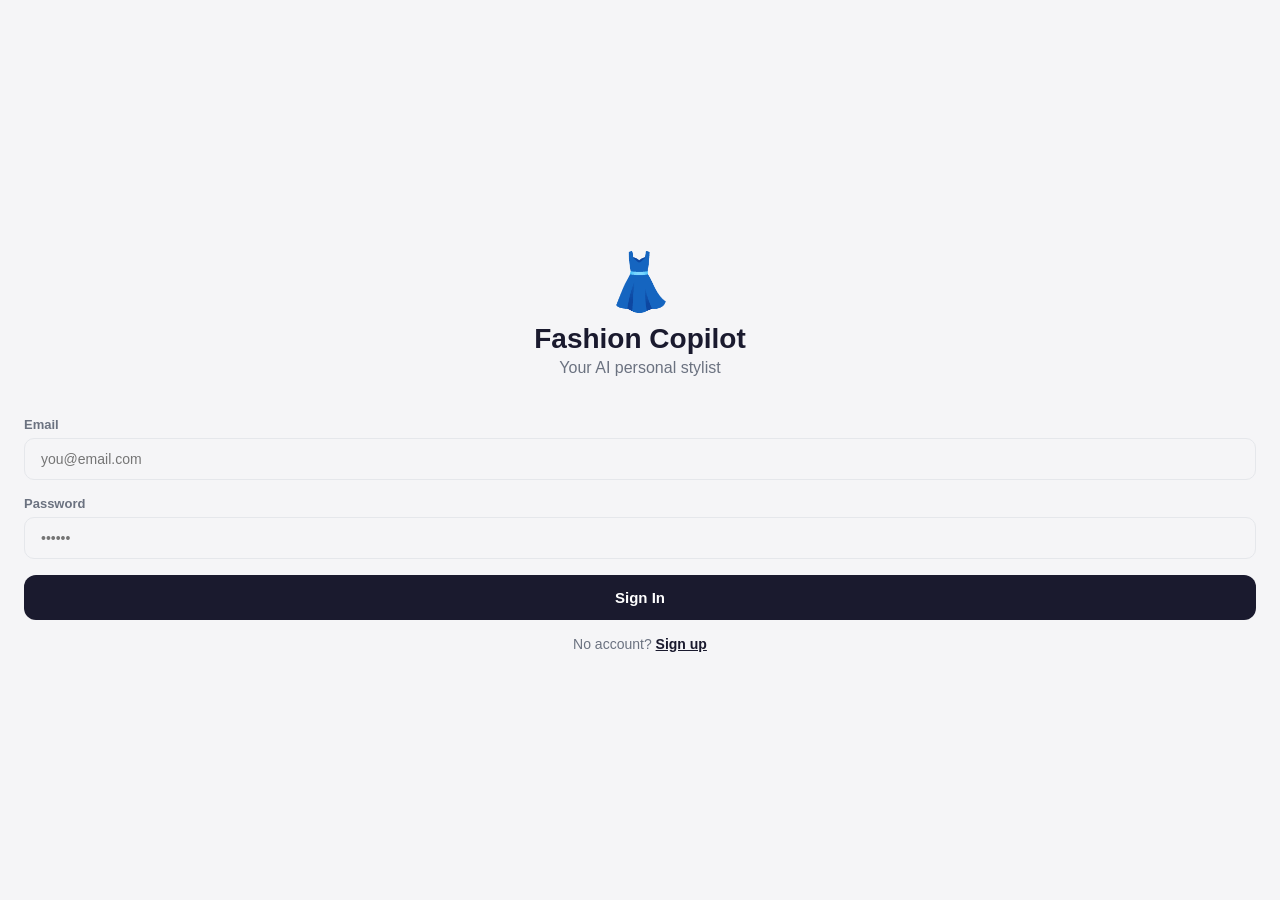
<file: web/index.html>
<!DOCTYPE html>
<html lang="en">
<head>
  <meta charset="UTF-8">
  <meta name="viewport" content="width=device-width, initial-scale=1.0">
  <title>Fashion Copilot</title>
  <link rel="stylesheet" href="css/style.css">
</head>
<body>

<!-- LOGIN PAGE -->
<div id="page-login" class="page active">
  <div class="auth-page">
    <div class="auth-logo">
      <div class="icon">👗</div>
      <h1>Fashion Copilot</h1>
      <p>Your AI personal stylist</p>
    </div>
    <div id="login-error" class="alert alert-error" style="display:none"></div>
    <div class="form-group">
      <label>Email</label>
      <input id="login-email" type="email" class="form-control" placeholder="you@email.com">
    </div>
    <div class="form-group">
      <label>Password</label>
      <input id="login-password" type="password" class="form-control" placeholder="••••••">
    </div>
    <button class="btn btn-primary" onclick="doLogin()">Sign In</button>
    <p style="text-align:center;margin-top:16px;font-size:14px;color:var(--muted)">
      No account? <a href="#" onclick="showPage('page-signup')" style="color:var(--primary);font-weight:600">Sign up</a>
    </p>
  </div>
</div>

<!-- SIGNUP PAGE -->
<div id="page-signup" class="page">
  <div class="auth-page">
    <div class="auth-logo">
      <div class="icon">✨</div>
      <h1>Create Account</h1>
      <p>Build your style profile</p>
    </div>
    <div id="signup-error" class="alert alert-error" style="display:none"></div>
    <div class="form-group">
      <label>Full Name</label>
      <input id="signup-name" type="text" class="form-control" placeholder="Your name">
    </div>
    <div class="form-group">
      <label>Email</label>
      <input id="signup-email" type="email" class="form-control" placeholder="you@email.com">
    </div>
    <div class="form-group">
      <label>Password</label>
      <input id="signup-password" type="password" class="form-control" placeholder="Min 6 characters">
    </div>
    <button class="btn btn-primary" onclick="doSignup()">Create Account</button>
    <p style="text-align:center;margin-top:16px;font-size:14px;color:var(--muted)">
      Have an account? <a href="#" onclick="showPage('page-login')" style="color:var(--primary);font-weight:600">Sign in</a>
    </p>
  </div>
</div>

<!-- QUIZ PAGE -->
<div id="page-quiz" class="page">
  <div style="background:var(--primary);color:white;padding:52px 20px 20px;">
    <h2 style="font-size:20px;font-weight:700">Style DNA Quiz</h2>
    <p id="quiz-step-label" style="opacity:.7;font-size:13px;margin-top:4px">Step 1 of 6</p>
    <div class="progress-bar" style="margin-top:12px;margin-bottom:0">
      <div class="progress-fill" id="quiz-progress" style="width:16%"></div>
    </div>
  </div>
  <div class="container pb-nav" style="padding-top:20px" id="quiz-body"></div>
  <div style="position:fixed;bottom:0;left:0;right:0;background:white;padding:16px;border-top:1px solid var(--border);display:flex;gap:12px;max-width:480px;margin:0 auto">
    <button id="quiz-back" class="btn btn-outline" style="display:none" onclick="quizBack()">Back</button>
    <button class="btn btn-primary" id="quiz-next" onclick="quizNext()">Next</button>
  </div>
</div>

<!-- MAIN APP (with bottom nav) -->
<div id="page-app" class="page">

  <!-- HOME -->
  <div id="tab-home" class="tab-content">
    <div class="page-header">
      <div style="display:flex;justify-content:space-between;align-items:center">
        <div>
          <h2 id="home-greeting">Hi there 👋</h2>
          <p id="home-subtitle">Here's your style for today</p>
        </div>
        <button onclick="showProfilePage()" style="background:rgba(255,255,255,.2);border:none;border-radius:50%;width:40px;height:40px;color:white;font-size:18px;cursor:pointer">👤</button>
      </div>
    </div>
    <div class="container pb-nav" style="padding-top:16px">
      <div id="home-weather"></div>
      <div class="section-title">🌟 Today's Outfit</div>
      <div>
        <div style="margin-bottom:8px">
          <label style="font-size:13px;color:var(--muted);font-weight:600">Occasion</label>
          <select id="home-occasion" class="form-control" style="margin-top:4px">
            <option value="casual">Casual</option>
            <option value="work">Work</option>
            <option value="formal">Formal</option>
            <option value="date">Date</option>
            <option value="party">Party</option>
            <option value="interview">Interview</option>
          </select>
        </div>
        <button class="btn btn-primary" onclick="getRecommendation()" style="margin-bottom:16px">Get Outfit Recommendation</button>
      </div>
      <div id="home-outfit"></div>
      <div class="section-title" style="margin-top:8px">⚡ Quick Actions</div>
      <div style="display:grid;grid-template-columns:1fr 1fr;gap:12px;margin-bottom:16px">
        <button class="card" style="text-align:center;cursor:pointer;border:none" onclick="switchTab('discover')">
          <div style="font-size:28px">🔥</div><div style="font-size:13px;font-weight:600;margin-top:6px">Discover</div>
        </button>
        <button class="card" style="text-align:center;cursor:pointer;border:none" onclick="switchTab('stylist')">
          <div style="font-size:28px">💬</div><div style="font-size:13px;font-weight:600;margin-top:6px">AI Stylist</div>
        </button>
        <button class="card" style="text-align:center;cursor:pointer;border:none" onclick="switchTab('wardrobe')">
          <div style="font-size:28px">👕</div><div style="font-size:13px;font-weight:600;margin-top:6px">Wardrobe</div>
        </button>
        <button class="card" style="text-align:center;cursor:pointer;border:none" onclick="switchTab('calendar')">
          <div style="font-size:28px">📅</div><div style="font-size:13px;font-weight:600;margin-top:6px">Calendar</div>
        </button>
      </div>
      <div id="home-dna"></div>
    </div>
  </div>

  <!-- DISCOVER -->
  <div id="tab-discover" class="tab-content" style="display:none">
    <div class="page-header"><h2>Discover</h2><p>Swipe to train your style AI</p></div>
    <div class="container pb-nav" style="padding-top:20px" id="discover-body">
      <div class="loading"><div class="spinner"></div></div>
    </div>
  </div>

  <!-- STYLIST -->
  <div id="tab-stylist" class="tab-content" style="display:none">
    <div class="page-header" style="display:flex;justify-content:space-between;align-items:center;padding-right:16px">
      <div><h2>AI Stylist</h2><p>Powered by Gemini</p></div>
      <button onclick="clearChat()" style="background:rgba(255,255,255,.2);border:none;border-radius:8px;color:white;padding:6px 12px;cursor:pointer;font-size:12px">Clear</button>
    </div>
    <div id="chat-messages" class="chat-messages"></div>
    <div class="chat-input-bar">
      <input id="chat-input" type="text" placeholder="Ask your stylist..." onkeydown="if(event.key==='Enter')sendChat()">
      <button class="chat-send" onclick="sendChat()">Send</button>
    </div>
  </div>

  <!-- WARDROBE -->
  <div id="tab-wardrobe" class="tab-content" style="display:none">
    <div class="page-header" style="display:flex;justify-content:space-between;align-items:center;padding-right:16px">
      <div><h2>My Wardrobe</h2><p id="wardrobe-count">0 items</p></div>
      <button onclick="openAddItemModal()" style="background:rgba(255,255,255,.2);border:none;border-radius:8px;color:white;padding:8px 14px;cursor:pointer;font-weight:600">+ Add</button>
    </div>
    <div class="cat-tabs" id="wardrobe-tabs">
      <button class="cat-tab active" onclick="filterWardrobe('')" data-cat="">All</button>
      <button class="cat-tab" onclick="filterWardrobe('tops')" data-cat="tops">Tops</button>
      <button class="cat-tab" onclick="filterWardrobe('bottoms')" data-cat="bottoms">Bottoms</button>
      <button class="cat-tab" onclick="filterWardrobe('footwear')" data-cat="footwear">Footwear</button>
      <button class="cat-tab" onclick="filterWardrobe('accessories')" data-cat="accessories">Accessories</button>
      <button class="cat-tab" onclick="filterWardrobe('outerwear')" data-cat="outerwear">Outerwear</button>
    </div>
    <div style="padding:12px 16px">
      <input type="text" class="form-control" placeholder="🔍 Search items..." oninput="searchWardrobe(this.value)">
    </div>
    <div id="wardrobe-grid" class="wardrobe-grid"></div>
  </div>

  <!-- CALENDAR -->
  <div id="tab-calendar" class="tab-content" style="display:none">
    <div class="page-header" style="display:flex;justify-content:space-between;align-items:center;padding-right:16px">
      <div><h2>Fashion Calendar</h2><p>Plan your outfits ahead</p></div>
      <button onclick="openAddEventModal()" style="background:rgba(255,255,255,.2);border:none;border-radius:8px;color:white;padding:8px 14px;cursor:pointer;font-weight:600">+ Event</button>
    </div>
    <div class="container pb-nav" style="padding-top:16px">
      <div id="calendar-events"></div>
    </div>
  </div>

  <!-- BOTTOM NAV -->
  <nav class="bottom-nav">
    <button class="nav-item active" onclick="switchTab('home')" id="nav-home"><span>🏠</span>Home</button>
    <button class="nav-item" onclick="switchTab('discover')" id="nav-discover"><span>🔥</span>Discover</button>
    <button class="nav-item" onclick="switchTab('stylist')" id="nav-stylist"><span>💬</span>Stylist</button>
    <button class="nav-item" onclick="switchTab('wardrobe')" id="nav-wardrobe"><span>👕</span>Wardrobe</button>
    <button class="nav-item" onclick="switchTab('calendar')" id="nav-calendar"><span>📅</span>Calendar</button>
  </nav>
</div>

<!-- PROFILE PAGE -->
<div id="page-profile" class="page">
  <div style="background:var(--primary);color:white;padding:52px 20px 30px;text-align:center">
    <button onclick="showPage('page-app')" style="position:absolute;top:16px;left:16px;background:rgba(255,255,255,.2);border:none;border-radius:8px;color:white;padding:6px 12px;cursor:pointer">← Back</button>
    <div id="profile-avatar" class="profile-avatar">?</div>
    <h2 id="profile-name" style="font-size:20px;font-weight:700">Loading...</h2>
    <p id="profile-email" style="opacity:.7;font-size:14px"></p>
  </div>
  <div class="container pb-nav" style="padding-top:20px">
    <div class="section-title">✨ Style DNA</div>
    <div class="card" id="profile-dna"></div>
    <div class="section-title" style="margin-top:8px">💡 Style Evolution</div>
    <div class="card" id="profile-evolution"></div>
    <div class="section-title" style="margin-top:8px">🛍️ Shopping Insights</div>
    <div id="profile-insights"></div>
    <div style="margin-top:8px">
      <button class="btn btn-outline" onclick="doLogout()">Sign Out</button>
    </div>
  </div>
</div>

<!-- ADD ITEM MODAL -->
<div id="modal-add-item" class="modal-overlay">
  <div class="modal">
    <h3>Add to Wardrobe</h3>
    <div class="form-group">
      <label>Item Name *</label>
      <input id="item-name" class="form-control" placeholder="e.g. White Oxford Shirt">
    </div>
    <div class="form-group">
      <label>Category</label>
      <select id="item-category" class="form-control">
        <option value="tops">Tops</option>
        <option value="bottoms">Bottoms</option>
        <option value="footwear">Footwear</option>
        <option value="accessories">Accessories</option>
        <option value="outerwear">Outerwear</option>
      </select>
    </div>
    <div class="form-group">
      <label>Primary Color</label>
      <select id="item-color" class="form-control">
        <option>white</option><option>black</option><option>grey</option>
        <option>navy</option><option>beige</option><option>brown</option>
        <option>blue</option><option>red</option><option>green</option>
        <option>yellow</option><option>pink</option><option>purple</option>
        <option>olive</option><option>camel</option><option>burgundy</option>
      </select>
    </div>
    <div class="form-group">
      <label>Style Tags</label>
      <div class="chips" id="item-style-tags">
        <div class="chip" onclick="toggleChip(this,'style')">minimalist</div>
        <div class="chip" onclick="toggleChip(this,'style')">old_money</div>
        <div class="chip" onclick="toggleChip(this,'style')">smart_casual</div>
        <div class="chip" onclick="toggleChip(this,'style')">streetwear</div>
        <div class="chip" onclick="toggleChip(this,'style')">formal</div>
        <div class="chip" onclick="toggleChip(this,'style')">athleisure</div>
        <div class="chip" onclick="toggleChip(this,'style')">vintage</div>
      </div>
    </div>
    <div class="form-group">
      <label>Occasion Tags</label>
      <div class="chips" id="item-occasion-tags">
        <div class="chip" onclick="toggleChip(this,'occasion')">casual</div>
        <div class="chip" onclick="toggleChip(this,'occasion')">work</div>
        <div class="chip" onclick="toggleChip(this,'occasion')">formal</div>
        <div class="chip" onclick="toggleChip(this,'occasion')">date</div>
        <div class="chip" onclick="toggleChip(this,'occasion')">party</div>
        <div class="chip" onclick="toggleChip(this,'occasion')">interview</div>
      </div>
    </div>
    <div class="form-group">
      <label>Season Tags</label>
      <div class="chips" id="item-season-tags">
        <div class="chip" onclick="toggleChip(this,'season')">spring</div>
        <div class="chip" onclick="toggleChip(this,'season')">summer</div>
        <div class="chip" onclick="toggleChip(this,'season')">fall</div>
        <div class="chip" onclick="toggleChip(this,'season')">winter</div>
      </div>
    </div>
    <div style="display:flex;gap:10px;margin-top:8px">
      <button class="btn btn-outline btn-sm" style="width:auto;flex:1" onclick="closeModal('modal-add-item')">Cancel</button>
      <button class="btn btn-primary btn-sm" style="flex:2" onclick="submitAddItem()">Add Item</button>
    </div>
  </div>
</div>

<!-- ADD EVENT MODAL -->
<div id="modal-add-event" class="modal-overlay">
  <div class="modal">
    <h3>Add Event</h3>
    <div class="form-group">
      <label>Event Title *</label>
      <input id="event-title" class="form-control" placeholder="e.g. Job Interview">
    </div>
    <div class="form-group">
      <label>Event Type</label>
      <select id="event-type" class="form-control">
        <option value="casual">Casual</option>
        <option value="interview">Interview</option>
        <option value="wedding">Wedding</option>
        <option value="party">Party</option>
        <option value="date">Date</option>
        <option value="presentation">Presentation</option>
        <option value="vacation">Vacation</option>
        <option value="work">Work</option>
      </select>
    </div>
    <div class="form-group">
      <label>Date & Time</label>
      <input id="event-date" type="datetime-local" class="form-control">
    </div>
    <div class="form-group">
      <label>Location (optional)</label>
      <input id="event-location" class="form-control" placeholder="e.g. Mumbai">
    </div>
    <div style="display:flex;gap:10px;margin-top:8px">
      <button class="btn btn-outline btn-sm" style="flex:1" onclick="closeModal('modal-add-event')">Cancel</button>
      <button class="btn btn-primary btn-sm" style="flex:2" onclick="submitAddEvent()">Create Event</button>
    </div>
  </div>
</div>

<script src="js/api.js"></script>
<script src="js/app.js"></script>
</body>
</html>
</file>
<file: web/css/style.css>
* { box-sizing: border-box; margin: 0; padding: 0; }

:root {
  --primary: #1a1a2e;
  --accent: #e94560;
  --bg: #f5f5f7;
  --card: #ffffff;
  --text: #1a1a2e;
  --muted: #6b7280;
  --border: #e5e7eb;
  --success: #10b981;
  --warning: #f59e0b;
}

body { font-family: -apple-system, BlinkMacSystemFont, 'Segoe UI', sans-serif; background: var(--bg); color: var(--text); }

/* Layout */
.page { display: none; min-height: 100vh; }
.page.active { display: block; }
.container { max-width: 480px; margin: 0 auto; padding: 0 16px; }

/* Nav */
.bottom-nav { position: fixed; bottom: 0; left: 0; right: 0; background: white; border-top: 1px solid var(--border); display: flex; z-index: 100; }
.nav-item { flex: 1; display: flex; flex-direction: column; align-items: center; padding: 10px 0 6px; cursor: pointer; font-size: 10px; color: var(--muted); border: none; background: none; transition: color .2s; }
.nav-item.active, .nav-item:hover { color: var(--primary); }
.nav-item span { font-size: 20px; margin-bottom: 2px; }

/* Cards */
.card { background: var(--card); border-radius: 16px; padding: 20px; margin-bottom: 16px; box-shadow: 0 2px 8px rgba(0,0,0,.06); }
.card-sm { padding: 14px; border-radius: 12px; }

/* Buttons */
.btn { display: block; width: 100%; padding: 14px; border: none; border-radius: 12px; font-size: 15px; font-weight: 600; cursor: pointer; transition: all .2s; }
.btn-primary { background: var(--primary); color: white; }
.btn-primary:hover { background: #2d2d4e; }
.btn-accent { background: var(--accent); color: white; }
.btn-outline { background: transparent; border: 2px solid var(--primary); color: var(--primary); }
.btn-sm { width: auto; padding: 8px 16px; font-size: 13px; border-radius: 8px; display: inline-block; }
.btn:disabled { opacity: .5; cursor: not-allowed; }

/* Forms */
.form-group { margin-bottom: 16px; }
.form-group label { display: block; font-size: 13px; font-weight: 600; margin-bottom: 6px; color: var(--muted); }
.form-control { width: 100%; padding: 12px 16px; border: 1.5px solid var(--border); border-radius: 10px; font-size: 14px; background: var(--bg); transition: border-color .2s; }
.form-control:focus { outline: none; border-color: var(--primary); background: white; }
select.form-control { appearance: none; }

/* Chips */
.chips { display: flex; flex-wrap: wrap; gap: 8px; }
.chip { padding: 6px 14px; border-radius: 20px; border: 1.5px solid var(--border); font-size: 12px; cursor: pointer; transition: all .2s; background: white; }
.chip.selected { background: var(--primary); color: white; border-color: var(--primary); }

/* Auth pages */
.auth-page { min-height: 100vh; display: flex; flex-direction: column; justify-content: center; padding: 24px; }
.auth-logo { text-align: center; margin-bottom: 40px; }
.auth-logo .icon { font-size: 56px; }
.auth-logo h1 { font-size: 28px; font-weight: 700; margin-top: 8px; }
.auth-logo p { color: var(--muted); margin-top: 4px; }

/* Header */
.page-header { background: linear-gradient(135deg, var(--primary), #16213e); color: white; padding: 52px 20px 20px; margin-bottom: 0; }
.page-header h2 { font-size: 22px; font-weight: 700; }
.page-header p { opacity: .7; font-size: 14px; margin-top: 4px; }

/* Weather widget */
.weather-card { background: linear-gradient(135deg, #667eea, #764ba2); color: white; border-radius: 16px; padding: 20px; margin-bottom: 16px; display: flex; align-items: center; gap: 16px; }
.weather-card .temp { font-size: 36px; font-weight: 700; }
.weather-card .desc { opacity: .85; font-size: 14px; }
.weather-emoji { font-size: 48px; }

/* Outfit card */
.outfit-card { background: white; border-radius: 16px; padding: 20px; margin-bottom: 16px; box-shadow: 0 2px 8px rgba(0,0,0,.08); }
.outfit-items { display: flex; flex-wrap: wrap; gap: 8px; margin: 12px 0; }
.outfit-item { background: var(--bg); border-radius: 10px; padding: 10px 14px; text-align: center; font-size: 11px; }
.outfit-item .emoji { font-size: 24px; display: block; margin-bottom: 4px; }
.confidence { display: inline-block; padding: 4px 12px; border-radius: 20px; font-size: 12px; font-weight: 600; }
.conf-high { background: #d1fae5; color: #065f46; }
.conf-mid { background: #fef3c7; color: #92400e; }
.conf-low { background: #fee2e2; color: #991b1b; }

/* Explanation box */
.explanation { background: #fffbeb; border-left: 3px solid var(--warning); border-radius: 0 8px 8px 0; padding: 12px 16px; margin-top: 12px; font-size: 13px; color: #78350f; }

/* Tinder card */
.tinder-card { background: linear-gradient(135deg, #1a1a2e, #16213e); color: white; border-radius: 20px; padding: 40px 24px; text-align: center; min-height: 320px; display: flex; flex-direction: column; justify-content: center; align-items: center; margin-bottom: 24px; }
.tinder-emoji { font-size: 80px; margin-bottom: 20px; }
.tinder-style { font-size: 24px; font-weight: 700; margin-bottom: 8px; }
.tinder-desc { opacity: .8; font-size: 14px; line-height: 1.5; }
.swipe-buttons { display: flex; justify-content: center; gap: 20px; }
.swipe-btn { width: 60px; height: 60px; border-radius: 50%; border: none; font-size: 24px; cursor: pointer; display: flex; align-items: center; justify-content: center; transition: transform .2s; }
.swipe-btn:hover { transform: scale(1.1); }
.btn-nope { background: #fee2e2; }
.btn-save { background: #dbeafe; }
.btn-like { background: #d1fae5; }

/* Chat */
.chat-messages { padding: 16px; padding-bottom: 80px; min-height: calc(100vh - 200px); overflow-y: auto; }
.msg { max-width: 80%; margin-bottom: 12px; }
.msg-user { margin-left: auto; }
.msg-bubble { padding: 12px 16px; border-radius: 16px; font-size: 14px; line-height: 1.5; }
.msg-user .msg-bubble { background: var(--primary); color: white; border-bottom-right-radius: 4px; }
.msg-ai .msg-bubble { background: white; border-bottom-left-radius: 4px; box-shadow: 0 1px 4px rgba(0,0,0,.08); }
.chat-input-bar { position: fixed; bottom: 56px; left: 0; right: 0; background: white; padding: 12px 16px; border-top: 1px solid var(--border); display: flex; gap: 8px; max-width: 480px; margin: 0 auto; }
.chat-input-bar input { flex: 1; padding: 10px 14px; border: 1.5px solid var(--border); border-radius: 20px; font-size: 14px; }
.chat-input-bar input:focus { outline: none; border-color: var(--primary); }
.chat-send { padding: 10px 16px; background: var(--primary); color: white; border: none; border-radius: 20px; cursor: pointer; font-size: 14px; }

/* Wardrobe grid */
.wardrobe-grid { display: grid; grid-template-columns: 1fr 1fr; gap: 12px; padding: 16px; }
.wardrobe-item-card { background: white; border-radius: 14px; padding: 16px; text-align: center; box-shadow: 0 1px 4px rgba(0,0,0,.06); position: relative; }
.wardrobe-item-card .cat-emoji { font-size: 36px; margin-bottom: 8px; }
.wardrobe-item-card h4 { font-size: 13px; font-weight: 600; margin-bottom: 4px; }
.wardrobe-item-card p { font-size: 11px; color: var(--muted); }
.delete-btn { position: absolute; top: 8px; right: 8px; background: #fee2e2; border: none; border-radius: 6px; padding: 4px 8px; cursor: pointer; font-size: 12px; }

/* Category tabs */
.cat-tabs { display: flex; gap: 8px; overflow-x: auto; padding: 12px 16px; background: white; border-bottom: 1px solid var(--border); scrollbar-width: none; }
.cat-tabs::-webkit-scrollbar { display: none; }
.cat-tab { white-space: nowrap; padding: 6px 16px; border-radius: 20px; border: 1.5px solid var(--border); font-size: 12px; cursor: pointer; background: white; transition: all .2s; }
.cat-tab.active { background: var(--primary); color: white; border-color: var(--primary); }

/* Profile */
.profile-avatar { width: 80px; height: 80px; border-radius: 50%; background: var(--primary); color: white; font-size: 32px; display: flex; align-items: center; justify-content: center; margin: 0 auto 12px; }
.dna-bar { display: flex; align-items: center; gap: 8px; margin-bottom: 10px; }
.dna-bar label { width: 100px; font-size: 12px; flex-shrink: 0; }
.dna-bar .bar-track { flex: 1; height: 8px; background: var(--border); border-radius: 4px; overflow: hidden; }
.dna-bar .bar-fill { height: 100%; background: var(--primary); border-radius: 4px; transition: width .6s; }
.dna-bar .pct { font-size: 11px; color: var(--muted); width: 32px; text-align: right; }

/* Calendar */
.event-card { background: white; border-radius: 14px; padding: 16px; margin-bottom: 12px; display: flex; align-items: center; gap: 14px; box-shadow: 0 1px 4px rgba(0,0,0,.06); }
.event-icon { width: 48px; height: 48px; border-radius: 12px; background: var(--bg); display: flex; align-items: center; justify-content: center; font-size: 24px; flex-shrink: 0; }
.event-info h4 { font-size: 14px; font-weight: 600; }
.event-info p { font-size: 12px; color: var(--muted); margin-top: 2px; }
.days-badge { margin-left: auto; text-align: center; font-size: 11px; font-weight: 700; }
.days-badge.urgent { color: var(--accent); }

/* Quiz */
.quiz-step { display: none; }
.quiz-step.active { display: block; }
.progress-bar { height: 4px; background: var(--border); border-radius: 2px; margin-bottom: 24px; }
.progress-fill { height: 100%; background: var(--primary); border-radius: 2px; transition: width .3s; }
.outfit-rate-card { display: flex; align-items: center; gap: 16px; background: white; border-radius: 14px; padding: 14px; margin-bottom: 10px; }
.rate-emoji { font-size: 36px; }
.rate-buttons { margin-left: auto; display: flex; gap: 6px; }
.rate-btn { width: 36px; height: 36px; border-radius: 50%; border: none; cursor: pointer; font-size: 16px; transition: transform .15s; }
.rate-btn:hover { transform: scale(1.15); }
.rate-btn.active { box-shadow: 0 0 0 3px var(--primary); }

/* Misc */
.section-title { font-size: 16px; font-weight: 700; margin-bottom: 12px; display: flex; align-items: center; gap: 8px; }
.empty-state { text-align: center; padding: 40px 20px; color: var(--muted); }
.empty-state .icon { font-size: 48px; margin-bottom: 12px; }
.alert { padding: 12px 16px; border-radius: 10px; font-size: 13px; margin-bottom: 12px; }
.alert-error { background: #fee2e2; color: #991b1b; }
.alert-success { background: #d1fae5; color: #065f46; }
.modal-overlay { display: none; position: fixed; inset: 0; background: rgba(0,0,0,.5); z-index: 200; align-items: flex-end; }
.modal-overlay.open { display: flex; }
.modal { background: white; border-radius: 20px 20px 0 0; padding: 24px; width: 100%; max-width: 480px; margin: 0 auto; max-height: 85vh; overflow-y: auto; }
.modal h3 { font-size: 18px; font-weight: 700; margin-bottom: 20px; }
.color-dot { width: 36px; height: 36px; border-radius: 50%; cursor: pointer; border: 2px solid transparent; transition: all .15s; }
.color-dot.selected { border-color: var(--primary); transform: scale(1.15); }
.color-grid { display: flex; flex-wrap: wrap; gap: 8px; }
.loading { display: flex; align-items: center; justify-content: center; padding: 32px; }
.spinner { width: 32px; height: 32px; border: 3px solid var(--border); border-top-color: var(--primary); border-radius: 50%; animation: spin .8s linear infinite; }
@keyframes spin { to { transform: rotate(360deg); } }
.pb-nav { padding-bottom: 80px; }
.tag { display: inline-block; padding: 3px 10px; border-radius: 12px; font-size: 11px; background: var(--bg); color: var(--muted); margin: 2px; }
.insights-card { border-left: 4px solid var(--accent); }
</file>
